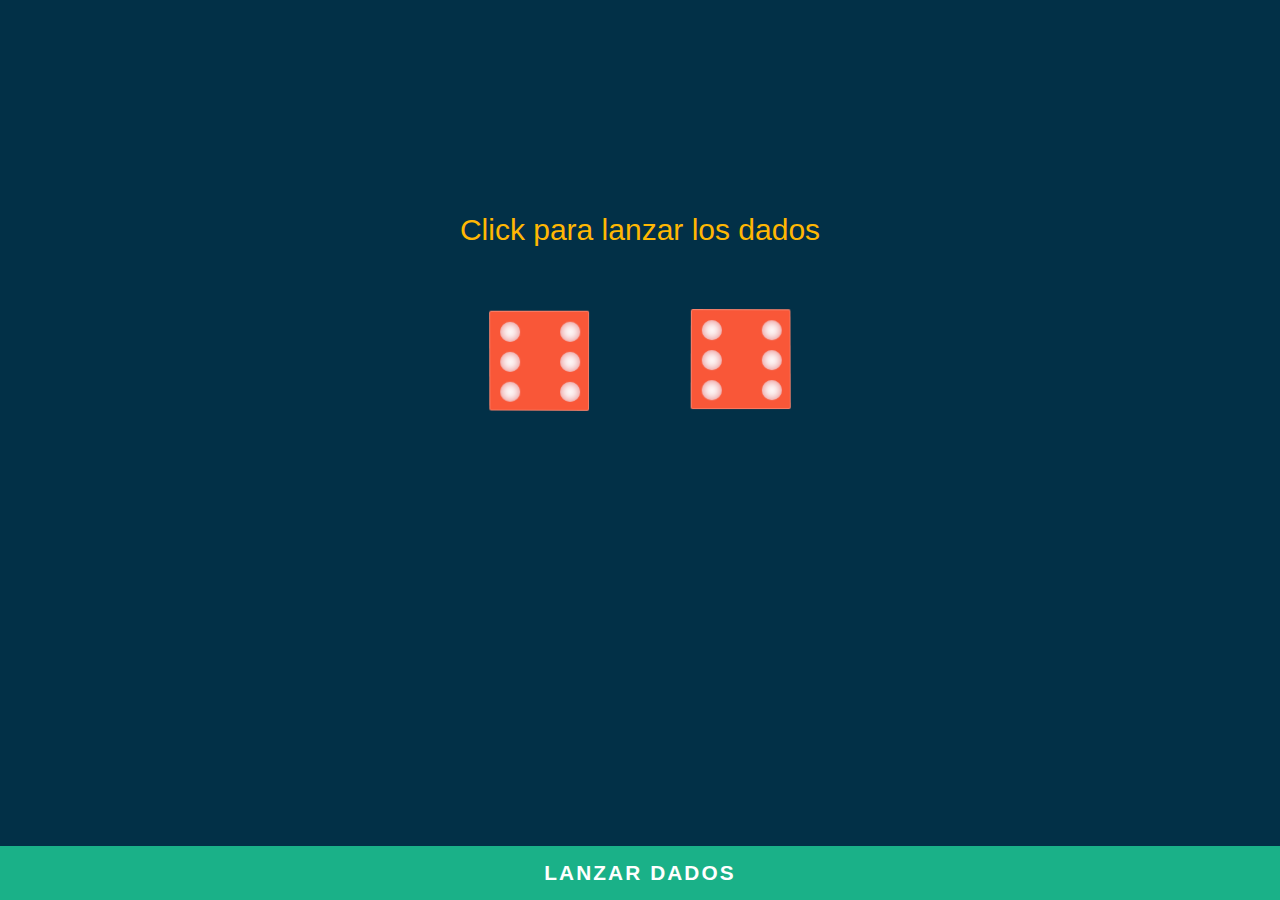
<file: source/dados.html>
<!DOCTYPE html>
<html lang="en">
<head>
  <meta charset="UTF-8">
  <meta http-equiv="X-UA-Compatible" content="IE=edge">
  <meta name="viewport" content="width=device-width, initial-scale=1.0">
  <meta name="autor" content="Facultad Ingeniería">
  <meta name="description" content="Juego de dados, esto es un juego para poder determinar la probabilidad, ejemplo realizado dentro del curso de Estadística II.">
  <link rel="shortcut icon" href="../image/favicon-est.ico" type="image/x-icon">
  <link rel="stylesheet" href="../styles/styles.css">
  <link rel="stylesheet" href="../styles/dados.css">
  <title>Proyecto Estadística - Probabilidad </title>
</head>
<body>
  <div class="title">Click para lanzar los dados</div>
<div class="container">
  <div class="dice dice_1">
    <div class="cube">
      <div class="side side_1">
        <span class="dot dot_5"></span>
      </div>
      <div class="side side_2">
        <span class="dot dot_3"></span><span class="dot dot_7"></span>
      </div>
      <div class="side side_3">
        <span class="dot dot_3"></span><span class="dot dot_5"></span><span class="dot dot_7"></span>
      </div>
      <div class="side side_4">
        <span class="dot dot_1"></span><span class="dot dot_3"></span><span class="dot dot_7"></span><span class="dot dot_9"></span>
      </div>
      <div class="side side_5">
        <span class="dot dot_1"></span><span class="dot dot_3"></span><span class="dot dot_5"></span><span class="dot dot_7"></span><span class="dot dot_9"></span>
      </div>
      <div class="side side_6">
        <span class="dot dot_1"></span><span class="dot dot_4"></span><span class="dot dot_7"></span><span class="dot dot_3"></span><span class="dot dot_6"></span><span class="dot dot_9"></span>
      </div>
    </div>
  </div>

  <div class="dice dice_2">
    <div class="cube">
      <div class="side side_1">
        <span class="dot dot_5"></span>
      </div>
      <div class="side side_2">
        <span class="dot dot_3"></span><span class="dot dot_7"></span>
      </div>
      <div class="side side_3">
        <span class="dot dot_3"></span><span class="dot dot_5"></span><span class="dot dot_7"></span>
      </div>
      <div class="side side_4">
        <span class="dot dot_1"></span><span class="dot dot_3"></span><span class="dot dot_7"></span><span class="dot dot_9"></span>
      </div>
      <div class="side side_5">
        <span class="dot dot_1"></span><span class="dot dot_3"></span><span class="dot dot_5"></span><span class="dot dot_7"></span><span class="dot dot_9"></span>
      </div>
      <div class="side side_6">
        <span class="dot dot_1"></span><span class="dot dot_4"></span><span class="dot dot_7"></span><span class="dot dot_3"></span><span class="dot dot_6"></span><span class="dot dot_9"></span>
      </div>
    </div>
  </div>
</div>
<button type="submit" class="button button-block" onclick="girar()">Lanzar Dados</button>

<script src="../js/dados.js"></script>
</body>
</html>
</file>
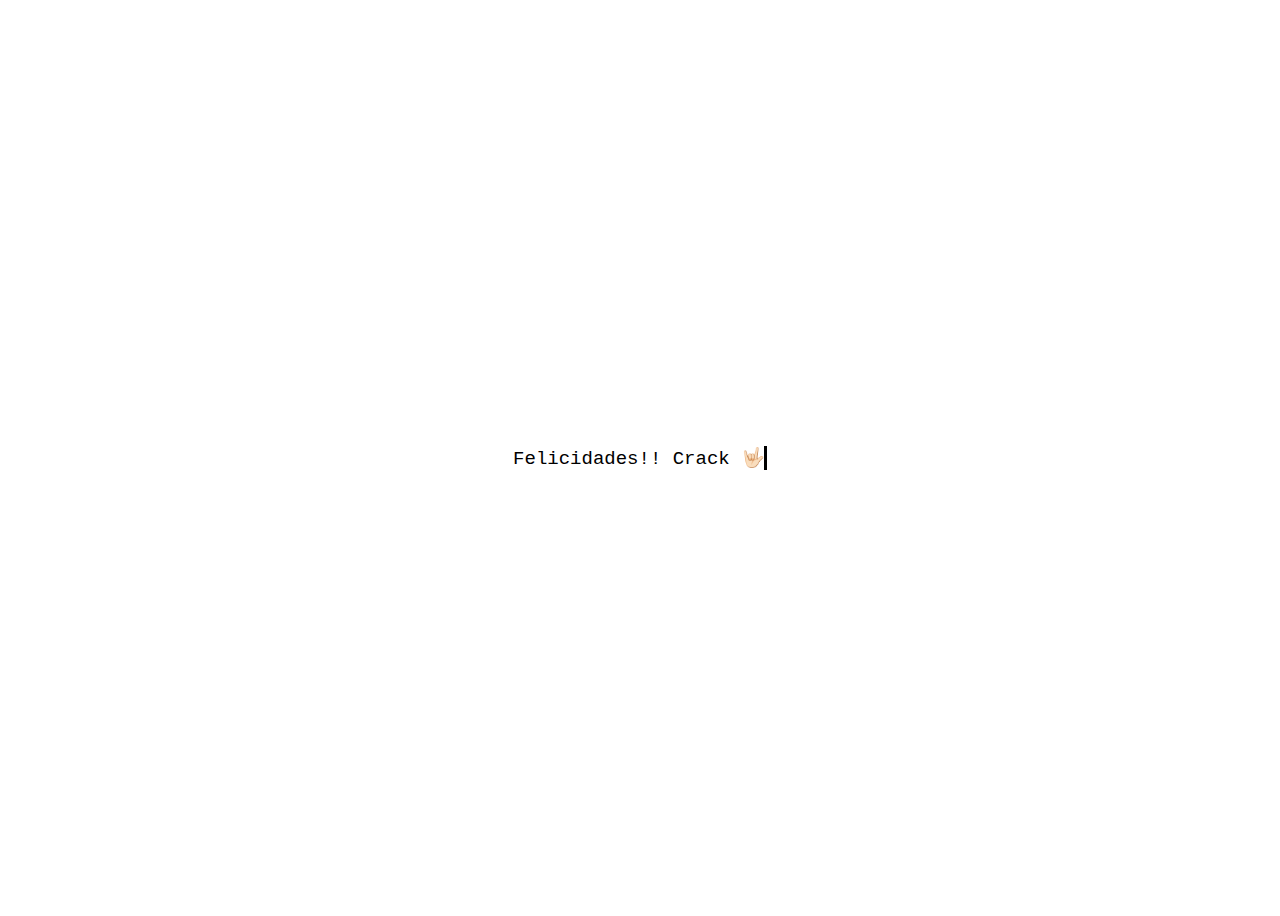
<file: source/end.html>
<!DOCTYPE html>
<html lang="en">
<head>
  <meta charset="UTF-8">
  <meta http-equiv="X-UA-Compatible" content="IE=edge">
  <meta name="viewport" content="width=device-width, initial-scale=1.0">
  <title>Puntaje Final - Estadística 3</title>
  <link rel="shortcut icon" href="../image/favicon-est.ico" type="image/x-icon">
  <link rel="stylesheet" href="../styles/end.css">
</head>
<body>
  <div class="wrapper">
    <div class="typing-demo">
      Felicidades!! Crack 🤟🏻
    </div>
  </div>

  <script src="../js/end.js"></script>
</body>
</html>
</file>
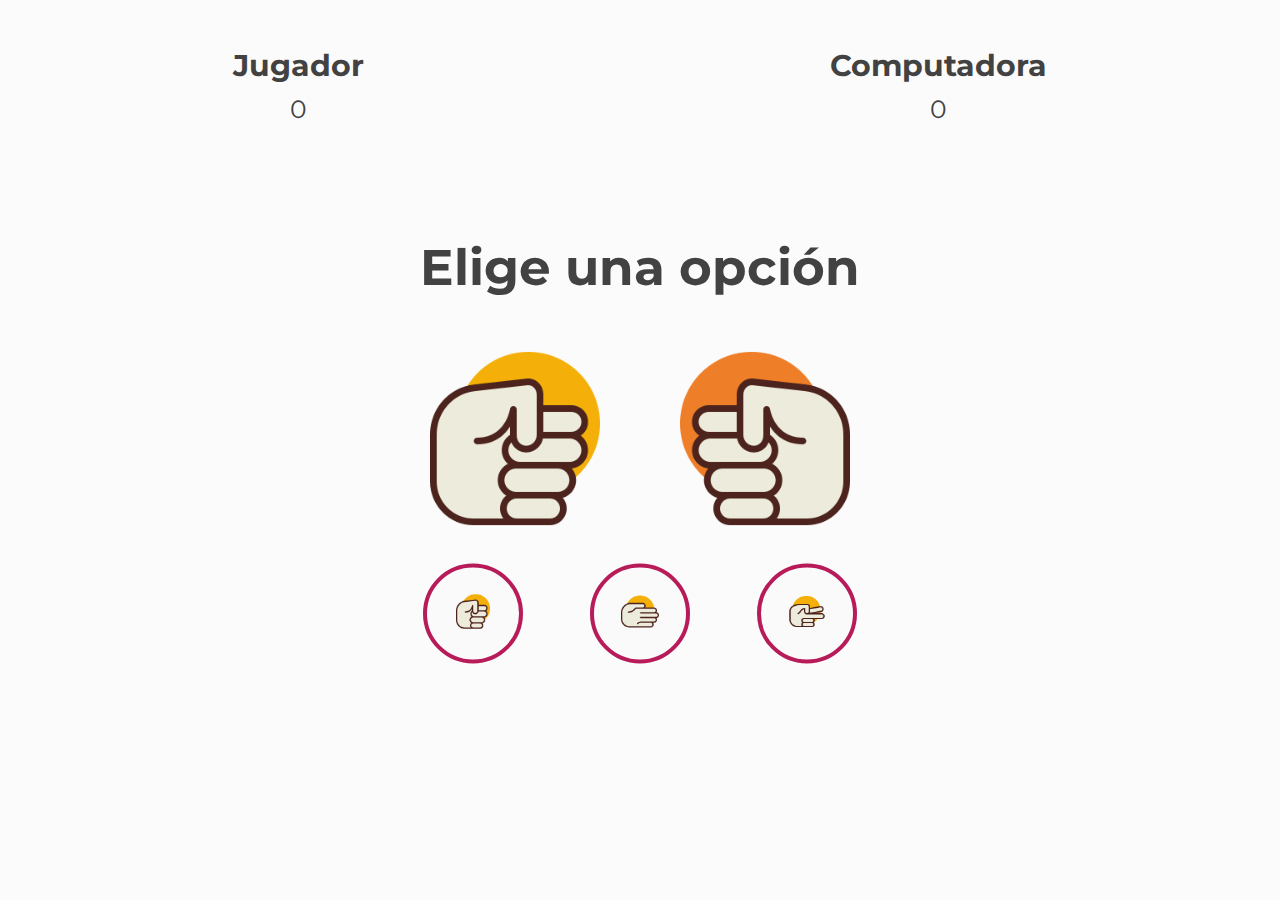
<file: source/piedra-papel-tijera.html>
<!DOCTYPE html>
<html lang="en">
<head>
  <meta charset="UTF-8">
  <meta http-equiv="X-UA-Compatible" content="IE=edge">
  <meta name="viewport" content="width=device-width, initial-scale=1.0">
  <meta name="description" content="Juego de Probabilidad de piedra, papel o tijera, en este juego se aplican los conocimientos de probabilidad y que más si aprendemos jugando. ¡Juega Ahora!">
  <meta name="autor" content="Facultad de Ingeniería">
  <title>Piedra, Papel o Tijera</title>
  <link rel="shortcut icon" href="../image/favicon-est.ico" type="image/x-icon">
  <link rel="stylesheet" href="../styles/piedra-papel-tijera.css">
</head>
<body>
  <section class="principal">
    <div class="puntajes">
      <div class="puntaje-usuaria">
        <h2>Jugador</h2>
        <p>0</p>
      </div>

      <div class="puntaje-computadora">
        <h2>Computadora</h2>
        <p>0</p>
      </div>
    </div>

    <div class="tablero">
      <h2 class="resultado">Elige una opción</h2>

      <div class="manos">
        <img class="mano-usuaria" src="../image/Juego/piedra_usuario.png" alt="Opción elegida por usuario" />
        <img class="mano-computadora" src="../image/Juego/piedra_computadora.png" alt="Opción elegida por computadora" />
      </div>

      <div class="opciones">
        <button class="piedra"><img class="mano-usuaria" src="../image/Juego/piedra_usuario.png" alt="Elegir piedra" /></button>
        <button class="papel"><img class="mano-usuaria" src="../image/Juego/papel_usuario.png" alt="Elegir papel" /></button>
        <button class="tijera"><img class="mano-usuaria" src="../image/Juego/tijera_usuario.png" alt="Elegir tijera" /></button>
      </div>
    </div>
  </section>



  <!-- Funcionalidad del juego -->
  <script src="../js/piedra-papel-tijera.js"></script>
</body>
</html>
</file>
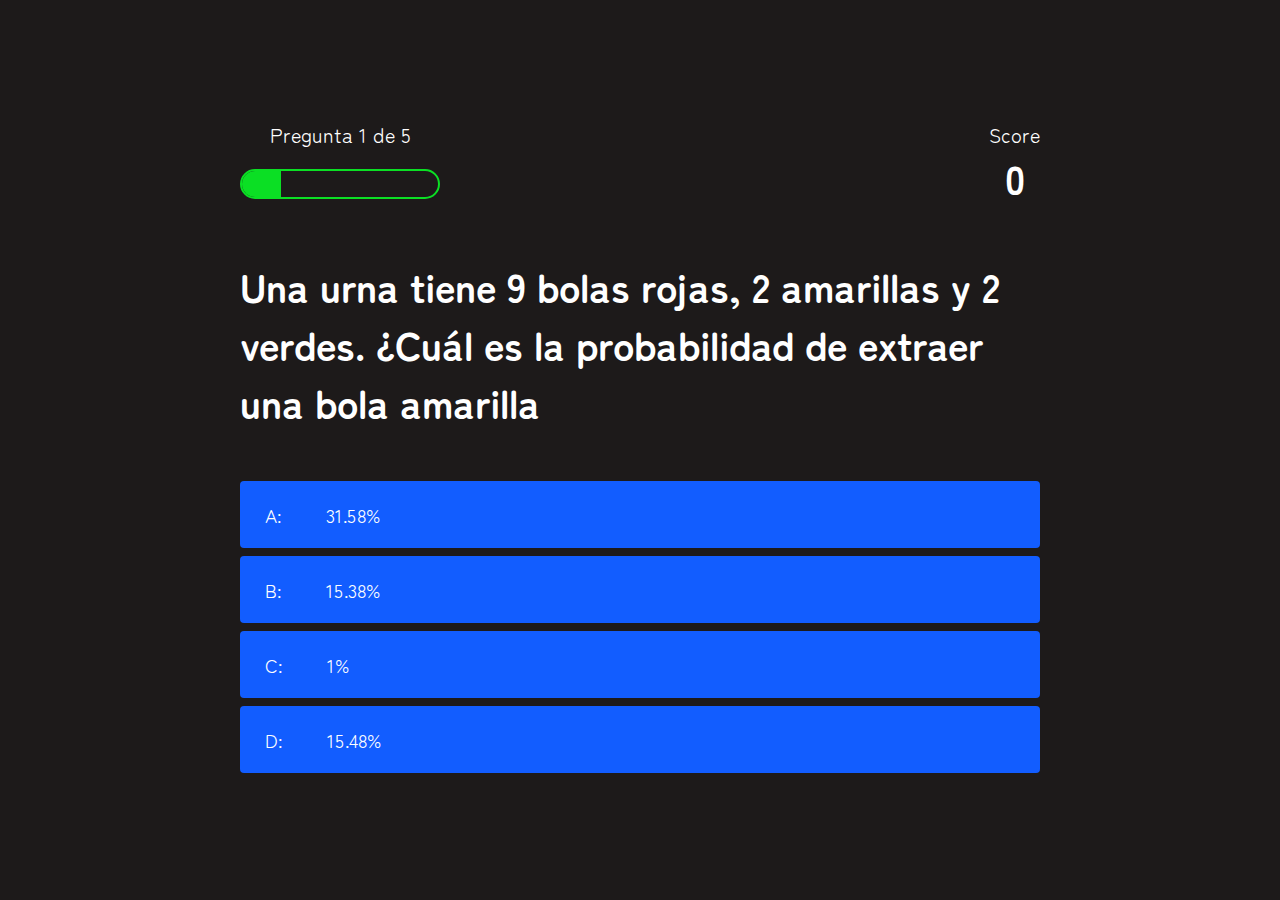
<file: source/quiz-estadistica.html>
<!DOCTYPE html>
<html lang="en">
<head>
  <meta charset="UTF-8">
  <meta http-equiv="X-UA-Compatible" content="IE=edge">
  <meta name="viewport" content="width=device-width, initial-scale=1.0">
  <meta name="description" content="Quiz de Estadística, en donde podrás poner en práctica los contenidos adquiridos durante el curso de estadística III.">
  <title>Preguntas - Estadística 3</title>
  <link rel="shortcut icon" href="../image/favicon-est.ico" type="image/x-icon">
  <link rel="stylesheet" href="../styles/quiz-estadistica.css">
  <link rel="stylesheet" href="../styles/game.css">
</head>
<body>
  <div class="container">
    <div id="game" class="justify-center flex-column">
      <div id="hud">
        <div class="hud-item">
          <p id="progressText" class="hub-prefix">
            Question
          </p>
          <div id="progressBar">
            <div id="progressBarFull"></div>
          </div>
        </div>
        <div class="hud-item">
          <p class="hub-prefix">
            Score
          </p>
          <h1 class="hub-main-text" id="score">
            0
          </h1>
        </div>
      </div>
      
      <h1 id="question">What is the answer to this question</h1>
      <div class="choice-container">
        <p class="choice-prefix">A:</p>
        <p class="choice-text" data-number="1">Choice</p>
      </div>
      <div class="choice-container">
        <p class="choice-prefix">B:</p>
        <p class="choice-text" data-number="2">Choice 2</p>
      </div>
      <div class="choice-container">
        <p class="choice-prefix">C:</p>
        <p class="choice-text" data-number="3">Choice 3</p>
      </div>
      <div class="choice-container">
        <p class="choice-prefix">D:</p>
        <p class="choice-text" data-number="4">Choice 4</p>
      </div>
    </div>
  </div>

  <!-- Funcionalida de la aplicación -->
  <script src="../js/quiz-estadistica.js"></script>
</body>
</html>
</file>
<file: styles/styles.css>
* {
  margin: 0;
  padding: 0;
  background: #023047;
}
.title {
  padding: 20px;
  font: 16px/20px Arial, sans-serif;
  font-size: 30px;
  color: #ffb703;
  text-align: center;
}
.container {
  display: flex;
  justify-content: center;
}
.dice {
  width: 100px;
  height: 100px;
  margin: 50px;
  perspective: 400px;
}
.cube {
  position: relative;
  width: 100px;
  height: 100px;
  transform-style: preserve-3d;
  transform: translateZ(-50px) rotateX(0) rotateY(0);
  transition: transform 1s cubic-bezier(0.215, 0.61, 0.355, 1);
}
.side {
  position: absolute;
  width: 100px;
  height: 100px;
  box-sizing: border-box;
  border: 1px solid rgba(255, 255, 255, 0.25);
  border-radius: 2px;
  overflow: hidden;
  background: #f95738;
  -webkit-backface-visibility: hidden;
          backface-visibility: hidden;
}
.side_1 {
  transform: translateZ(-50px) rotateX(180deg);
}
.side_2 {
  transform: translateY(-50px) rotateX(90deg);
}
.side_3 {
  transform: translateX(50px) rotateY(90deg);
}
.side_4 {
  transform: translateX(-50px) rotateY(270deg);
}
.side_5 {
  transform: translateY(50px) rotateX(270deg);
}
.side_6 {
  transform: translateZ(50px);
}
.dice[data-val="1"] .cube {
  transform: translateZ(-50px) rotateX(180deg) rotateY(0deg);
}
.dice[data-val="2"] .cube {
  transform: translateZ(-50px) rotateX(-90deg) rotateY(0deg);
}
.dice[data-val="3"] .cube {
  transform: translateZ(-50px) rotateX(0deg) rotateY(-90deg);
}
.dice[data-val="4"] .cube {
  transform: translateZ(-50px) rotateX(0deg) rotateY(90deg);
}
.dice[data-val="5"] .cube {
  transform: translateZ(-50px) rotateX(90deg) rotateY(0deg);
}
.dice[data-val="0"] .cube {
  transition: transform 1s cubic-bezier(0.55, 0.055, 0.675, 0.19);
}
.dice_1[data-val="0"] .cube {
  transform: translateZ(-50px) rotateX(359deg) rotateY(359deg);
}
.dice_2[data-val="0"] .cube {
  transform: translateZ(-50px) rotateX(-359deg) rotateY(-359deg);
}
.dot {
  position: absolute;
  width: 20px;
  height: 20px;
  margin: -10px 0 0 -10px;
  border-radius: 10px;
  background: #fff;
  box-shadow: inset 0 0 10px rgba(204, 0, 0, 0.5);
}
.dot_1, .dot_2, .dot_3 {
  top: 20px;
}
.dot_4, .dot_5, .dot_6 {
  top: 50px;
}
.dot_7, .dot_8, .dot_9 {
  top: 80px;
}
.dot_1, .dot_4, .dot_7 {
  left: 20px;
}
.dot_2, .dot_5, .dot_8 {
  left: 50px;
}
.dot_3, .dot_6, .dot_9 {
  left: 80px;
}
</file>
<file: styles/dados.css>
@import url('https://fonts.googleapis.com/css2?family=Zen+Maru+Gothic&display=swap');

* {
  margin: 0;
  padding: 0;
}
body {
  margin-top: 200px;
}
.choice-container {
  display: flex;
  margin-bottom: 0.8rem;
  width: 100%;
  border-radius: 4px;
  background: rgb(18,93,255);
  font-size: 3rem;
  min-width: 80rem;
}
.choice-container:hover {
  cursor: pointer;
  box-shadow: 0 0.4rem 1.4rem 0 rgba(6,103,247, 0.5);
  transform: scale(1.02);
  transform: transform 100ms;
}
.choice-prefix {
  padding: 2rem 2.5rem;
  color: #fff;
}
.choice-text{
  padding: 2rem;
  width: 100%;
}
.correct {
  background: linear-gradient(32deg, rgba(11,223,36)0%, rgb(41,232,111)100%);
}
.incorrect {
  background: linear-gradient(32deg, rgba(230,29,29,1)0%, rgb(224,11,11,1)100%);
}
/* Heads up Display */
#hud {
  display: flex;
  justify-content: space-between;
}
.hub-prefix {
  text-align: center;
  font-size: 2rem;
}
.hub-main-text {
  text-align: center;
}
#progressBar {
  width: 20rem;
  height: 3rem;
  border: 0.2rem solid rgb(11,223,36);
  margin-top: 2rem;
  border-radius: 50px;
  overflow: hidden;
}
#progressBarFull {
  height: 100%;
  background: rgb(11,223,36);
  width: 0%;
}


.button {
  border: 0;
  outline: none;
  border-radius: 0;
  padding: 15px 0;
  font-size: 1.3rem;
  font-weight: 600;
  position: absolute;
  bottom: 0;
  text-transform: uppercase;
  letter-spacing: 0.1em;
  background: #1ab188;
  color: #ffffff;
  transition: all 0.5s ease;
  -webkit-appearance: none;
}
.button:hover, .button:focus {
  background: #179b77;
}

.button-block {
  display: block;
  width: 100%;
}

.forgot {
  margin-top: -20px;
  text-align: right;
}




/* Media Queris */
@media screen and (max-width: 768px) {
  .choice-container {
    min-width: 40rem;
  }
}
@media only screen and (max-width: 600px) { /* Celular */
  #question {
    font-size: 2.5rem;
  }
  .custom-btn {
    position: absolute;
    left: 40%;
    top: 500px;
    margin-top: 50px;
    display: flex;
    width: -50%;
  }
}
@media only screen and (max-width: 768px) { /* Tablet */
  #question {
    font-size: 3.2rem;
  }
}
@media only screen and (max-width: 992px) { /* Laptop */

}

@media only screen and (max-width: 1200px) { /* lage Screen */

}
</file>
<file: styles/end.css>
.wrapper {
  height: 100vh;
  /*This part is important for centering*/
  display: grid;
  place-items: center;
}

.typing-demo {
  width: 22ch;
  animation: typing 2s steps(22), blink 0.5s step-end infinite alternate;
  white-space: nowrap;
  overflow: hidden;
  border-right: 3px solid;
  font-family: monospace;
  font-size: 19px;
}

@keyframes typing {
  from {
    width: 0;
  }
}

@keyframes blink {
  50% {
    border-color: transparent;
  }
}
</file>
<file: styles/piedra-papel-tijera.css>
@import url("https://fonts.googleapis.com/css2?family=Montserrat:wght@300;900&display=swap");

* {
  margin: 0;
  padding: 0;
  box-sizing: border-box;
}
body {
  font-family: "Montserrat";
  color: #424242;
}
section {
  height: 100vh;
  background-color: #fafafabc;
}
.puntajes {
  height: 20vh;
  display: flex;
  justify-content: space-around;
  align-items: center;
}
.puntajes h2 {
  font-size: 30px;
}
.puntajes p {
  text-align: center;
  padding: 10px;
  font-size: 25px;
}
.tablero button {
  width: 100px;
  height: 100px;
  font-size: 20px;
  border-style: solid;
  border-width: 4px;
  border-color: #b71b59;
  border-radius: 50%;
  cursor: pointer;
  -webkit-transition: all 0.3s;
  -o-transition: all 0.3s;
  transition: all 0.3s;
  background-color: #fafafa;
}
.tablero button:hover {
  background-color: #b71b59;
  border-color: #b71b59;
}
.tablero button:focus {
  outline: 0;
}
.tablero button img {
  height: 50px;
}
.tablero {
  position: absolute;
  top: 50%;
  left: 50%;
  transform: translate(-50%, -50%);
  transition: opacity 0.5s ease 0.5s;
}
.resultado {
  text-align: center;
  font-size: 50px;
  margin-bottom: 1rem;
}
.manos img {
  width: 250px;
}
.manos,
.opciones {
  display: flex;
  justify-content: space-around;
  align-items: center;
}
.jugando .manos img {
  animation: shake 2s ease;
}
@media only screen and (max-width: 768px) {
  .manos img {
    width: 150px;
  }
  .puntajes h2 {
    font-size: 18px;
  }
  .resultado {
    font-size: 28px;
  }
  .tablero button {
    width: 80px;
    height: 80px;
  }
  .tablero button img {
    height: 40px;
  }
}


@keyframes shake {
  0% {
    transform: translateY(0px);
  }
  15% {
    transform: translateY(-25px);
  }
  25% {
    transform: translateY(0px);
  }
  35% {
    transform: translateY(-25px);
  }
  50% {
    transform: translateY(0px);
  }
  65% {
    transform: translateY(-25px);
  }
  75% {
    transform: translateY(0px);
  }
  85% {
    transform: translateY(-25px);
  }
  100% {
    transform: translateY(0px);
  }
}
</file>
<file: styles/quiz-estadistica.css>
/* Importaciones */
@import url('https://fonts.googleapis.com/css2?family=Nova+Square&display=swap');
/* Estilos CSS */
:root {
  background-color: rgb(29, 26, 26);
}
* {
  margin: 0; 
  padding: 0;
  box-sizing: border-box;
  font-size: 62.5%;
  font-family: 'Nova Square', cursive;
}
h1 {
  font-size: 4rem;
  color: #fff;
  margin-bottom: 5rem;
}
h2 {
  font-size: 4.2rem;
  margin-bottom: 4rem;
}
.container {
  width: 100vw;
  height: 100vh;
  display: flex;
  justify-content: center;
  align-items: center;
  max-width: 80rem;
  margin: 0 auto;
  padding: 2rem;
}
.flex-colum {
  display: flex;
  flex-direction: column;
}
.flex-center {
  justify-content: center;
  align-items: center;
}
.text-center {
  text-align: center;
}
.hidden {
  display: none;
}
.btn {
  font-size: 2.4rem;
  padding: 2rem 0;
  width: 30rem;
  text-align: center;
  margin-bottom: 1rem;
  text-decoration: none;
  color: rgb(28, 26, 26);
  background: linear-gradient(90deg, rgb(18,92,255)0%, rgb(0,102,255)100%);
  border-radius: 4px;
}
.btn:hover {
  cursor: pointer;
  box-shadow: 0 0.4rem 1.4rem 0 rgba(8, 114, 244, 0.6);
  transition: transform 150ms;
  transform: scale(1.03);
}
.btn[disabled]:hover {
  cursor: not-allowed;
  box-shadow: none;
  transform: none;
}
#highscore-btn {
  background: linear-gradient(90deg, rgb(255,247,9)0%, rgb(240, 221, 6)100%);
}
#highscore-btn:hover {
  box-shadow: 0 0.4rem 1.4rem 0 rgba(255,255,0,0.5);
}
.fa-crown {
  font-size: 2.5rem;
  margin-left: 1rem;
}
/* End Page CSS */
.end-form-container {
  width: 100%;
  display: flex;
  flex-direction: column;
  align-items: center;
  max-width: 30rem;
}
input {
  margin-bottom: 1rem;
  width: 20rem;
  padding: 1.5rem;
  font-size: 1.8rem;
  border: none;
  box-shadow: 0 0.1rem 1.4rem 0 rgb(86,185,235, 0.5);
}
input::placeholder {
  color: #aaa;
}
#username {
  margin-bottom: 3rem;
  width: 100%;
  outline: none;
}
#end-text {
  font-size: 2.4rem;
  color: #fff;
  text-align: center;
}
#saveScoreBtn {
  border: none;
}
.fa-home {
  margin-left: 1rem;
  font-size: 2rem;
  color: rgb(28,26,26)
}
.finalScore {
  color: #fff;
}
</file>
<file: styles/game.css>
@import url('https://fonts.googleapis.com/css2?family=Zen+Maru+Gothic&display=swap');

* {
  margin: 0;
  padding: 0;
  font-family: 'Zen Maru Gothic', sans-serif;
}
body {
  color: #fff;
}
.choice-container {
  display: flex;
  margin-bottom: 0.8rem;
  width: 100%;
  border-radius: 4px;
  background: rgb(18,93,255);
  font-size: 3rem;
  min-width: 80rem;
}
.choice-container:hover {
  cursor: pointer;
  box-shadow: 0 0.4rem 1.4rem 0 rgba(6,103,247, 0.5);
  transform: scale(1.02);
  transform: transform 100ms;
}
.choice-prefix {
  padding: 2rem 2.5rem;
  color: #fff;
}
.choice-text{
  padding: 2rem;
  width: 100%;
}
.correct {
  background: linear-gradient(32deg, rgba(11,223,36)0%, rgb(41,232,111)100%);
}
.incorrect {
  background: linear-gradient(32deg, rgba(230,29,29,1)0%, rgb(224,11,11,1)100%);
}
/* Heads up Display */
#hud {
  display: flex;
  justify-content: space-between;
}
.hub-prefix {
  text-align: center;
  font-size: 2rem;
}
.hub-main-text {
  text-align: center;
}
#progressBar {
  width: 20rem;
  height: 3rem;
  border: 0.2rem solid rgb(11,223,36);
  margin-top: 2rem;
  border-radius: 50px;
  overflow: hidden;
}
#progressBarFull {
  height: 100%;
  background: rgb(11,223,36);
  width: 0%;
}


/* Media Queris */
@media screen and (max-width: 768px) {
  .choice-container {
    min-width: 40rem;
  }
}
@media only screen and (max-width: 600px) { /* Celular */
  #question {
    font-size: 2.5rem;
  }
}
@media only screen and (max-width: 768px) { /* Tablet */
  #question {
    font-size: 3.2rem;
  }
}
@media only screen and (max-width: 992px) { /* Laptop */

}

@media only screen and (max-width: 1200px) { /* lage Screen */

}
</file>
